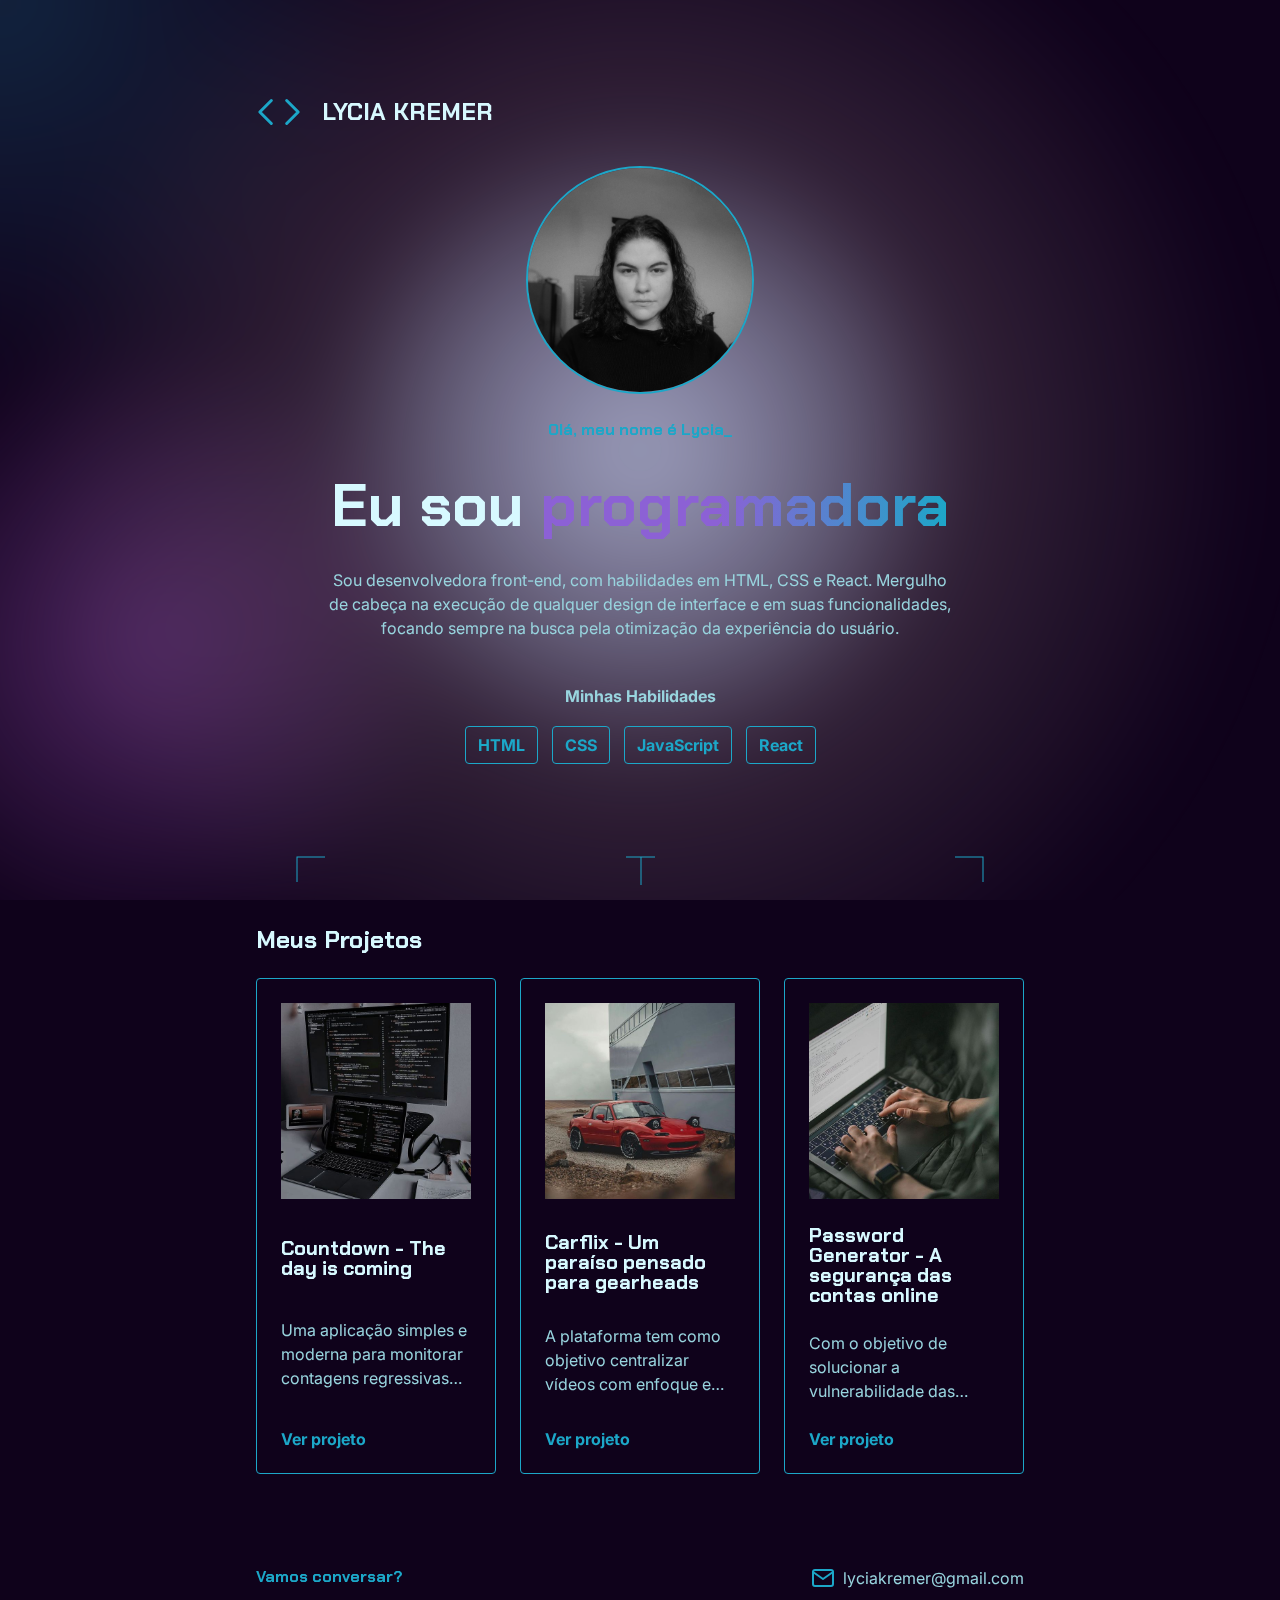
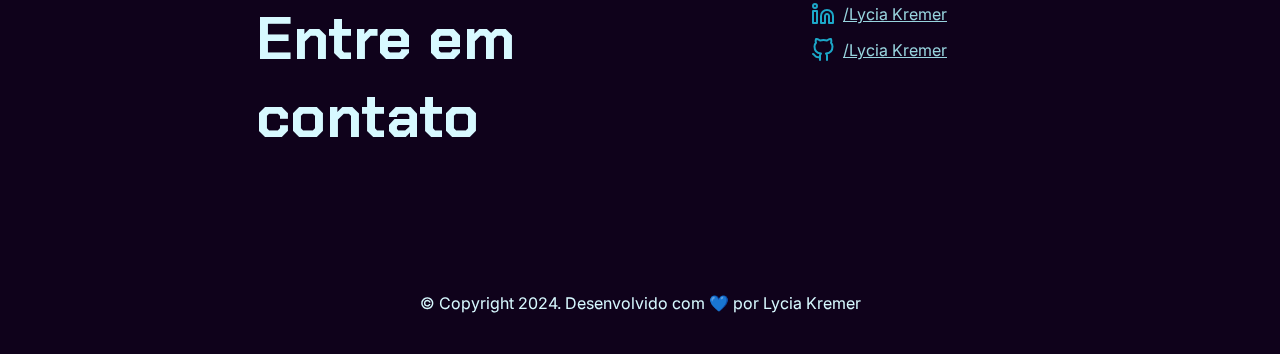
<file: src/index.html>
<!DOCTYPE html>
<html lang="pt-BR">
<head>
  <meta charset="UTF-8">
  <meta name="viewport" content="width=device-width, initial-scale=1.0">
  <title>Lycia Kremer</title>
  <link rel="preconnect" href="https://fonts.googleapis.com">
  <link rel="preconnect" href="https://fonts.gstatic.com" crossorigin>
  <link href="https://fonts.googleapis.com/css2?family=Chakra+Petch:ital,wght@0,300;0,400;0,500;0,600;0,700;1,300;1,400;1,500;1,600;1,700&display=swap" rel="stylesheet">
  <link href="https://fonts.googleapis.com/css2?family=Inter:ital,opsz,wght@0,14..32,100..900;1,14..32,100..900&display=swap" rel="stylesheet">
  <link rel="stylesheet" href="css/style.css">
  <link rel="icon" href="images/favicon.ico">
  <script src="js/script.js"></script>
</head>
<body>
  <section class="logo">
    <img src="images/code.svg" alt="Logo">
    <p>Lycia Kremer</p>
  </section>
  <section class="about">
    <img class="profile-pic" src="images/profile.png" alt="Sua Foto">
    <p class="hello">Olá, meu nome é Lycia_</p>
    <h1>Eu sou <span>programadora</span></h1>
    <p class="description">Sou desenvolvedora front-end, com habilidades em HTML, CSS e React. Mergulho de cabeça na execução de qualquer design de interface e em suas funcionalidades, focando sempre na busca pela otimização da experiência do usuário.</p>
  </section>
  <section class="skills">
    <h2>Minhas Habilidades</h2>
    <div class="row-skills">
      <span class="badge-outline">HTML</span>
      <span class="badge-outline">CSS</span>
      <span class="badge-outline">JavaScript</span>
      <span class="badge-outline">React</span>
    </div>
    <img src="images/frame.png" alt="Divisória">
  </section>
  <section class="projects">
    <h2>Meus Projetos</h2>
    <div class="row-projects">
      <a class="project" href="countdown.html">
        <img src="images/project1.png" alt="Projeto 1">
        <h3>Countdown - The day is coming</h3>
        <p>Uma aplicação simples e moderna para monitorar contagens regressivas de eventos ou metas importantes. Desenvolvida utilizando HTML, Sass e JavaScript, apresenta um design minimalista onde o usuário pode facilmente alternar entre as abas de metas, e visualizar em tempo real o tempo restante até o evento. A interface é responsiva e ajusta-se bem a diferentes tamanhos de tela, proporcionando uma experiência de usuário funcional e simplificada.</p>
        <span>Ver projeto</span>
      </a>
      <a class="project" href="carflix.html">
        <img src="images/project2.png" alt="Projeto 2">
        <h3>Carflix - Um paraíso pensado para gearheads</h3>
        <p>A plataforma tem como objetivo centralizar vídeos com enfoque em carros, oferecendo uma experiência de navegação fluida e intuitiva. O design entrega um conceito certeiro destacando o conteúdo. A sua coletânea de vídeos organizados e categorizados, permite que os usuários explorem conteúdos variados. O layout responsivo garante responsividade em qualquer dispositivo, tornando o Carflix uma excelente escolha para entusiastas de automóveis que buscam uma plataforma dedicada.</p>
        <span>Ver projeto</span>
      </a>
      <a class="project" href="pass-generator.html">
        <img src="images/project3.png" alt="Projeto 3">
        <h3>Password Generator - A segurança das contas online</h3>
        <p>Com o objetivo de solucionar a vulnerabilidade das senhas pessoais básicas, essa ferramenta foi desenvolvida para auxiliar os usuários na criação de suas senhas. Com uma interface limpa e funcional, permite que os usuários ajustem o comprimento da senha e escolham entre incluir letras maiúsculas, minúsculas, números e caracteres especiais. O site também oferece um indicador de força da senha e botões para gerar novas senhas ou copiar a atual, garantindo uma experiência simples e eficiente para a criação de senhas seguras em qualquer dispositivo.</p>
        <span>Ver projeto</span>
      </a>
    </div>
  </section>
  <section class="contact">
    <div class="titles">
      <p>Vamos conversar?</p>
      <div class="title">
        Entre em contato
      </div>
    </div>
    <div class="nav">
      <div class="option pop" onclick="copyEmail()">
        <div class="popover">Clique para copiar</div>
        <img src="images/mail.svg" alt="Ícone de email">
        <span>lyciakremer@gmail.com</span>
      </div>
      <a class="option" href="https://www.linkedin.com/in/lycia-kremer-02670b176/" href="https://www.google.com" target="_blank" rel="noopener noreferrer">
        <img src="images/linkedin.svg" alt="Ícone linkedin">
        <span>/Lycia Kremer</span>
      </a>
      <a class="option" href="https://github.com/LyciaKremer" href="https://www.google.com" target="_blank" rel="noopener noreferrer">
        <img src="images/github.svg" alt="Ícone github">
        <span class="underline">/Lycia Kremer</span>
      </a>
    </div>
  </section>
  <span class="copyright">© Copyright 2024. Desenvolvido com 💙 por Lycia Kremer</span>
  <div class="gradient-bg">
    <div class="gradients-container">
      <div class="g1"></div>
      <div class="g2"></div>
      <div class="g3"></div>
      <div class="g4"></div>
      <div class="g5"></div>
      <div class="interactive"></div>
    </div>
  </div>
  <script src="js/script.js"></script>
</body>
</html>
</file>
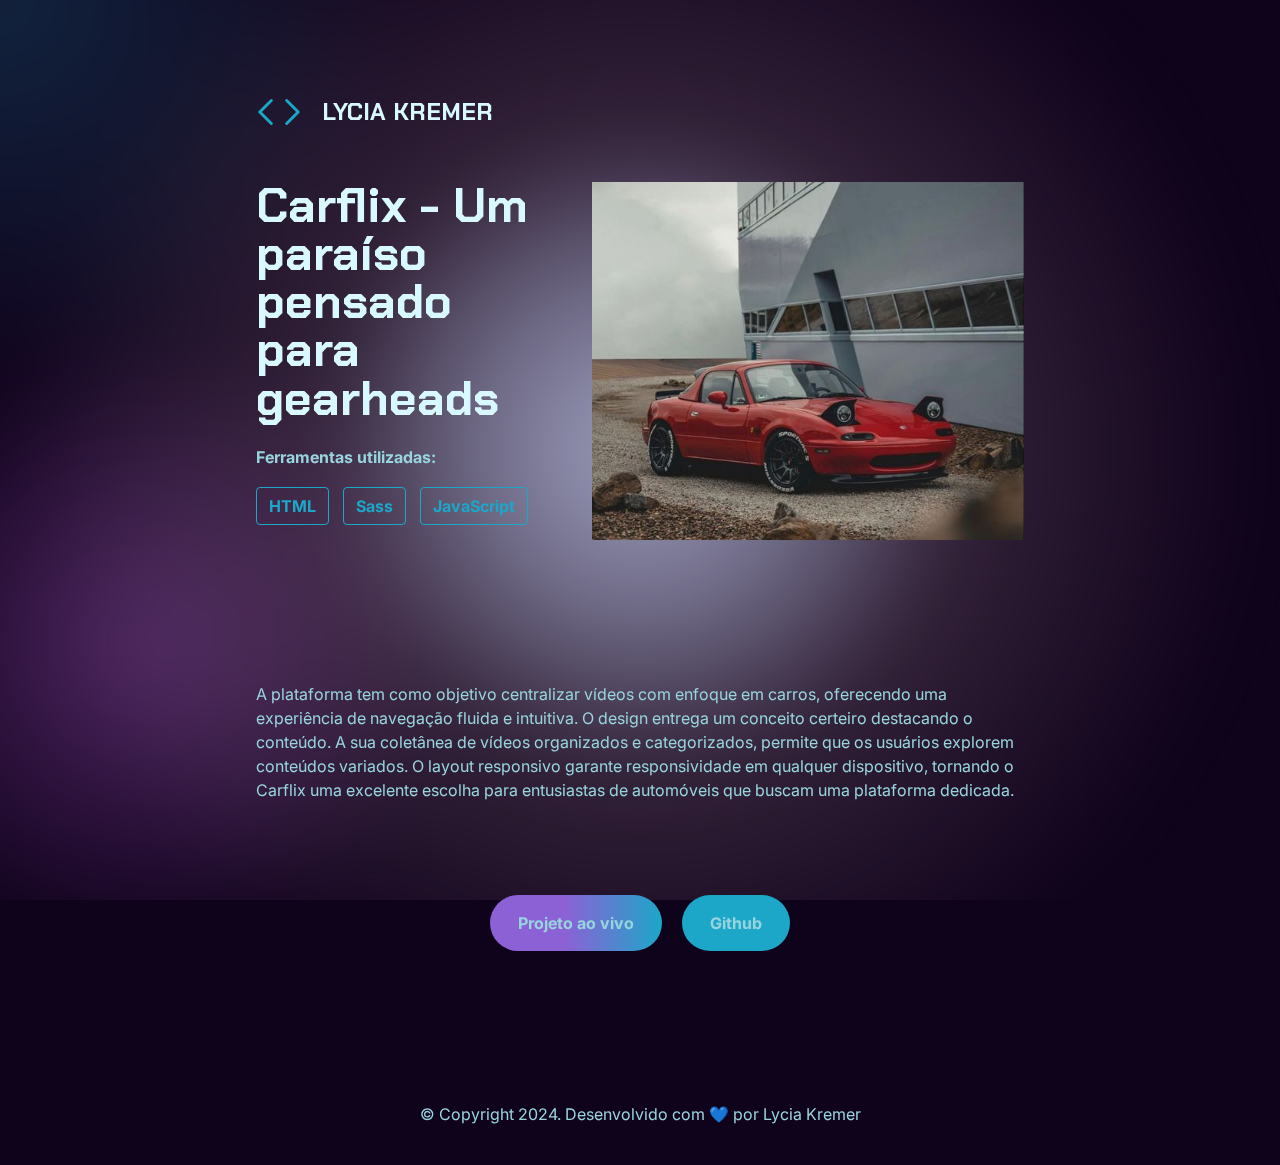
<file: src/carflix.html>
<!DOCTYPE html>
<html lang="pt-BR">
<head>
  <meta charset="UTF-8">
  <meta name="viewport" content="width=device-width, initial-scale=1.0">
  <title>Carflix</title>
  <link rel="preconnect" href="https://fonts.googleapis.com">
  <link rel="preconnect" href="https://fonts.gstatic.com" crossorigin>
  <link href="https://fonts.googleapis.com/css2?family=Chakra+Petch:ital,wght@0,300;0,400;0,500;0,600;0,700;1,300;1,400;1,500;1,600;1,700&display=swap" rel="stylesheet">
  <link href="https://fonts.googleapis.com/css2?family=Inter:ital,opsz,wght@0,14..32,100..900;1,14..32,100..900&display=swap" rel="stylesheet">
  <link rel="stylesheet" href="css/projects.css">
  <link rel="icon" href="images/favicon.ico">
  <script src="js/script.js"></script>
</head>
<body>
  <section class="logo">
    <a href="index.html" class="logo">
      <img src="images/code.svg" alt="Logo">
      <p>Lycia Kremer</p>
    </a>
  </section>
  <section class="header-project">
    <div class="top-infos">
      <h1>Carflix - Um paraíso pensado para gearheads</h1>
      <section class="skills">
        <h2>Ferramentas utilizadas: </h2>
        <div class="row-skills">
          <span class="badge-outline">HTML</span>
          <span class="badge-outline">Sass</span>
          <span class="badge-outline">JavaScript</span>
        </div>
      </section>
    </div>
    <img src="images/project2.png" alt="">
  </section>
  <section class="description">
    <p>A plataforma tem como objetivo centralizar vídeos com enfoque em carros, oferecendo uma experiência de navegação fluida e intuitiva. O design entrega um conceito certeiro destacando o conteúdo. A sua coletânea de vídeos organizados e categorizados, permite que os usuários explorem conteúdos variados. O layout responsivo garante responsividade em qualquer dispositivo, tornando o Carflix uma excelente escolha para entusiastas de automóveis que buscam uma plataforma dedicada.</p>
    <div class="links">
      <a class="gradient-link" href="https://carflix-alura.vercel.app/" target="_blank" rel="noopener noreferrer">Projeto ao vivo</a>
      <a class="blue-link" href="https://github.com/LyciaKremer/Aluraflix" target="_blank" rel="noopener noreferrer">Github</a>
    </div>
  </section>
  </div>
  <span class="copyright">© Copyright 2024. Desenvolvido com 💙 por Lycia Kremer</span>
  <div class="gradient-bg">
    <div class="gradients-container">
      <div class="g1"></div>
      <div class="g2"></div>
      <div class="g3"></div>
      <div class="g4"></div>
      <div class="g5"></div>
      <div class="interactive"></div>
    </div>
  </div>
  <script src="js/script.js"></script>
</body>
</html>
</file>
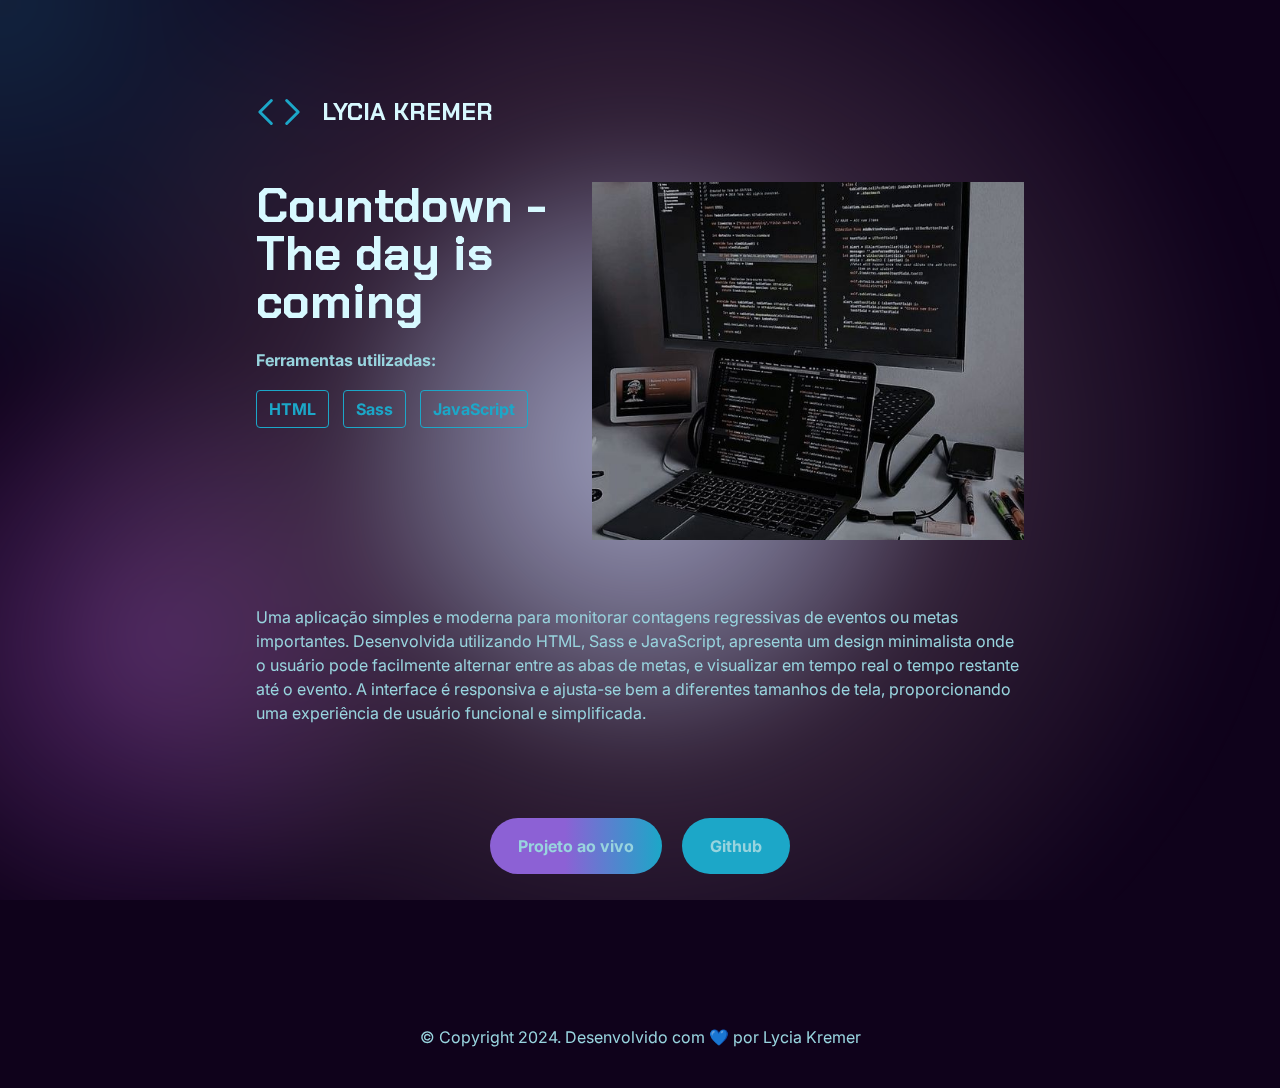
<file: src/countdown.html>
<!DOCTYPE html>
<html lang="pt-BR">
<head>
  <meta charset="UTF-8">
  <meta name="viewport" content="width=device-width, initial-scale=1.0">
  <title>Countdown</title>
  <link rel="preconnect" href="https://fonts.googleapis.com">
  <link rel="preconnect" href="https://fonts.gstatic.com" crossorigin>
  <link href="https://fonts.googleapis.com/css2?family=Chakra+Petch:ital,wght@0,300;0,400;0,500;0,600;0,700;1,300;1,400;1,500;1,600;1,700&display=swap" rel="stylesheet">
  <link href="https://fonts.googleapis.com/css2?family=Inter:ital,opsz,wght@0,14..32,100..900;1,14..32,100..900&display=swap" rel="stylesheet">
  <link rel="stylesheet" href="css/projects.css">
  <link rel="icon" href="images/favicon.ico">
  <script src="js/script.js"></script>
</head>
<body>
  <section class="logo">
    <a href="index.html" class="logo">
      <img src="images/code.svg" alt="Logo">
      <p>Lycia Kremer</p>
    </a>
  </section>
  <section class="header-project">
    <div class="top-infos">
      <h1>Countdown - The day is coming</h1>
      <section class="skills">
        <h2>Ferramentas utilizadas: </h2>
        <div class="row-skills">
          <span class="badge-outline">HTML</span>
          <span class="badge-outline">Sass</span>
          <span class="badge-outline">JavaScript</span>
        </div>
      </section>
    </div>
    <img src="images/project1.png" alt="">
  </section>
  <section class="description">
    <p>Uma aplicação simples e moderna para monitorar contagens regressivas de eventos ou metas importantes. Desenvolvida utilizando HTML, Sass e JavaScript, apresenta um design minimalista onde o usuário pode facilmente alternar entre as abas de metas, e visualizar em tempo real o tempo restante até o evento. A interface é responsiva e ajusta-se bem a diferentes tamanhos de tela, proporcionando uma experiência de usuário funcional e simplificada.</p>
    <div class="links">
      <a class="gradient-link" href="https://countdown-alura.vercel.app/" target="_blank" rel="noopener noreferrer">Projeto ao vivo</a>
      <a class="blue-link" href="https://github.com/LyciaKremer/Countdown"  target="_blank" rel="noopener noreferrer">Github</a>
    </div>
  </section>
  </div>
  <span class="copyright">© Copyright 2024. Desenvolvido com 💙 por Lycia Kremer</span>
  <div class="gradient-bg">
    <div class="gradients-container">
      <div class="g1"></div>
      <div class="g2"></div>
      <div class="g3"></div>
      <div class="g4"></div>
      <div class="g5"></div>
      <div class="interactive"></div>
    </div>
  </div>
  <script src="js/script.js"></script>
</body>
</html>
</file>
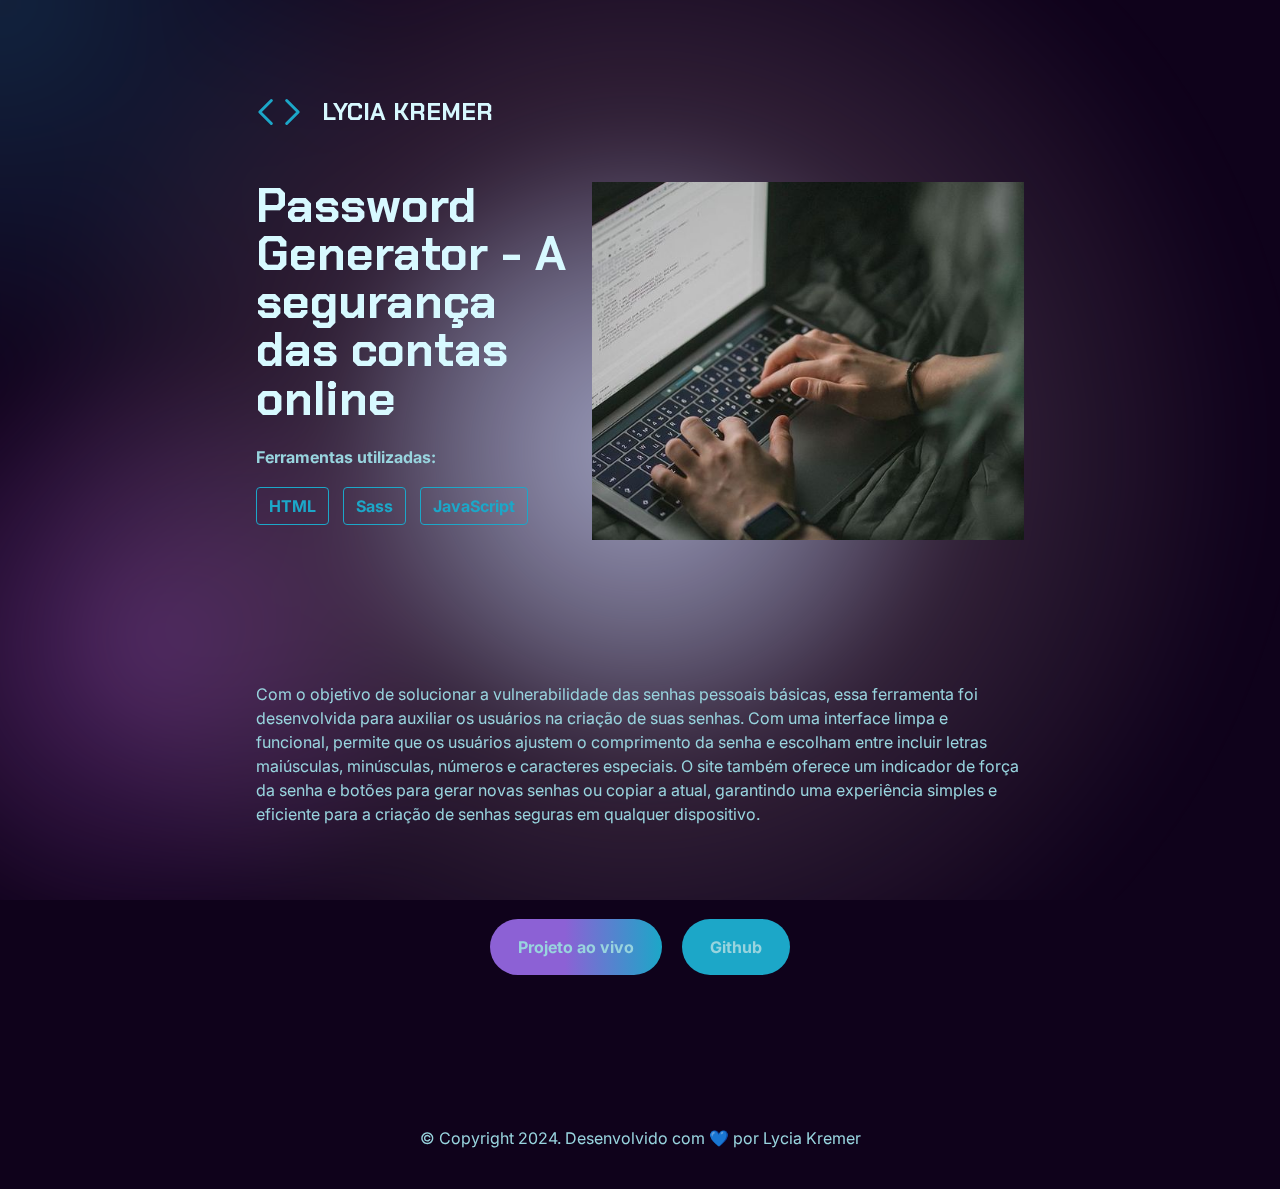
<file: src/pass-generator.html>
<!DOCTYPE html>
<html lang="pt-BR">
<head>
  <meta charset="UTF-8">
  <meta name="viewport" content="width=device-width, initial-scale=1.0">
  <title>Gerador de Senhas</title>
  <link rel="preconnect" href="https://fonts.googleapis.com">
  <link rel="preconnect" href="https://fonts.gstatic.com" crossorigin>
  <link href="https://fonts.googleapis.com/css2?family=Chakra+Petch:ital,wght@0,300;0,400;0,500;0,600;0,700;1,300;1,400;1,500;1,600;1,700&display=swap" rel="stylesheet">
  <link href="https://fonts.googleapis.com/css2?family=Inter:ital,opsz,wght@0,14..32,100..900;1,14..32,100..900&display=swap" rel="stylesheet">
  <link rel="stylesheet" href="css/projects.css">
  <link rel="icon" href="images/favicon.ico">
  <script src="js/script.js"></script>
</head>
<body>
  <section class="logo">
    <a href="index.html" class="logo">
      <img src="images/code.svg" alt="Logo">
      <p>Lycia Kremer</p>
    </a>
  </section>
  <section class="header-project">
    <div class="top-infos">
      <h1>Password Generator - A segurança das contas online</h1>
      <section class="skills">
        <h2>Ferramentas utilizadas: </h2>
        <div class="row-skills">
          <span class="badge-outline">HTML</span>
          <span class="badge-outline">Sass</span>
          <span class="badge-outline">JavaScript</span>
        </div>
      </section>
    </div>
    <img src="images/project3.png" alt="">
  </section>
  <section class="description">
    <p>Com o objetivo de solucionar a vulnerabilidade das senhas pessoais básicas, essa ferramenta foi desenvolvida para auxiliar os usuários na criação de suas senhas. Com uma interface limpa e funcional, permite que os usuários ajustem o comprimento da senha e escolham entre incluir letras maiúsculas, minúsculas, números e caracteres especiais. O site também oferece um indicador de força da senha e botões para gerar novas senhas ou copiar a atual, garantindo uma experiência simples e eficiente para a criação de senhas seguras em qualquer dispositivo.</p>
    <div class="links">
      <a class="gradient-link" href="https://password-generator-alura.vercel.app/" target="_blank" rel="noopener noreferrer">Projeto ao vivo</a>
      <a class="blue-link" href="https://github.com/LyciaKremer/password-generator" target="_blank" rel="noopener noreferrer">Github</a>
    </div>
  </section>
  </div>
  <span class="copyright">© Copyright 2024. Desenvolvido com 💙 por Lycia Kremer</span>
  <div class="gradient-bg">
    <div class="gradients-container">
      <div class="g1"></div>
      <div class="g2"></div>
      <div class="g3"></div>
      <div class="g4"></div>
      <div class="g5"></div>
      <div class="interactive"></div>
    </div>
  </div>
  <script src="js/script.js"></script>
</body>
</html>
</file>
<file: src/css/style.css>
@import url("https://fonts.googleapis.com/css2?family=Chakra+Petch:ital,wght@0,3000,4000,5000,6000,7001,3001,4001,5001,6001,700&display=swap");
@import url("https://fonts.googleapis.com/css2?family=Inter:ital,opsz,wght@0,14..32,100..9001,14..32,100..900&display=swap");
body {
  font-family: "Inter", sans-serif;
  display: flex;
  flex-direction: column;
  align-items: center;
  padding: 4.5rem 20% 41px 20%;
  margin: 0;
}
@media (max-width: 600px) {
  body {
    padding: 1% 5% 31px 5%;
  }
}

section {
  position: relative;
  z-index: 9;
  max-width: 1090px;
  width: 100%;
}

body[data-theme=light] {
  background-color: #FFFFFF;
  color: #6E859F;
}
body[data-theme=light] .logo p, body[data-theme=light] .about h1, body[data-theme=light] .projects h2, body[data-theme=light] .projects .project h3, body[data-theme=light] .contact .title, body[data-theme=light] .projects .project p, body[data-theme=light] .copyright {
  color: #284260;
}
body[data-theme=light] .popover {
  background-color: #FFFFFF;
}
body[data-theme=light] .about .hello .description, body[data-theme=light] .skills h2, body[data-theme=light] .contact .option span, body[data-theme=light] .projects .project p {
  color: #6E859F;
}
body[data-theme=light] .contact a {
  text-decoration-color: #6E859F;
}
body[data-theme=light] .projects .project, body[data-theme=light] .gradient-bg {
  background-color: #FFFFFF;
}

body[data-theme=dark] {
  background-color: #0F021B;
  color: #98D4DE;
}
body[data-theme=dark] .logo p, body[data-theme=dark] .about h1, body[data-theme=dark] .projects h2, body[data-theme=dark] .projects .project h3, body[data-theme=dark] .contact .title, body[data-theme=dark] .projects .project p, body[data-theme=dark] .copyright {
  color: #D7F9FF;
}
body[data-theme=dark] .popover {
  background-color: #0F021B;
}
body[data-theme=dark] .about .hello .description, body[data-theme=dark] .skills h2, body[data-theme=dark] .contact .option span, body[data-theme=dark] .projects .project p {
  color: #98D4DE;
}
body[data-theme=dark] .contact a {
  text-decoration-color: #98D4DE;
}
body[data-theme=dark] .projects .project, body[data-theme=dark] .gradient-bg {
  background-color: #0F021B;
}

.badge-outline {
  border: 1px solid #1CA7C8;
  color: #1CA7C8;
  padding: 8px 12px;
  border-radius: 4px;
  font-family: Inter;
  font-size: 16px;
  font-weight: 700;
}

.logo {
  display: flex;
  align-items: center;
  margin-bottom: 2%;
  gap: 20px;
}
.logo img {
  width: 46px;
  height: 46px;
}
.logo p {
  font-family: Chakra Petch;
  font-size: 24px;
  font-weight: 700;
  text-transform: uppercase;
}

.profile-pic {
  width: 224px;
  height: 224px;
  gap: 0px;
  border: 2px solid #1CA7C8;
  border-radius: 50%;
}
@media (max-width: 600px) {
  .profile-pic {
    width: 198px;
    height: 198px;
  }
}

.about {
  display: flex;
  align-items: center;
  flex-direction: column;
  gap: 24px;
}
.about .hello {
  font-family: Chakra Petch;
  font-size: 16px;
  font-weight: 700;
  line-height: 24px;
  text-align: center;
  color: #1CA7C8;
  margin: 0;
}
.about h1 {
  font-family: Chakra Petch;
  font-size: 60px;
  font-weight: 700;
  text-align: center;
  margin: 0;
}
@media (max-width: 600px) {
  .about h1 {
    font-size: 40px;
  }
}
.about h1 span {
  background-image: linear-gradient(90deg, #8C61D5 43.48%, #1CA7C8 100%);
  color: transparent;
  background-clip: text;
}
.about .description {
  max-width: 630px;
  font-size: 16px;
  font-weight: 400;
  line-height: 24px;
  text-align: center;
  margin: 0 0 6% 0;
}
@media (max-width: 600px) {
  .about .description {
    width: 100%;
  }
}

.skills {
  display: flex;
  align-items: center;
  flex-direction: column;
  margin-bottom: 5%;
}
.skills h2 {
  font-size: 16px;
  font-weight: 700;
  text-align: center;
  margin: 0 0 20px 0;
}
.skills .row-skills {
  display: flex;
  gap: 14px;
  margin-bottom: 92px;
}
@media (max-width: 1000px) {
  .skills img {
    width: 100%;
  }
}

.projects {
  display: flex;
  flex-direction: column;
  margin-bottom: 12%;
}
.projects h2 {
  font-family: Chakra Petch;
  font-size: 24px;
  font-weight: 700;
  text-align: left;
  margin: 0 0 3%;
}
.projects .row-projects {
  display: flex;
  gap: 24px;
}
@media (max-width: 1000px) {
  .projects .row-projects {
    flex-direction: column;
  }
}
.projects .project {
  display: flex;
  flex-direction: column;
  gap: 26px;
  border: 1px solid #1CA7C8;
  padding: 24px;
  border-radius: 4px;
  text-decoration: none;
  justify-content: space-between;
}
.projects .project:hover {
  box-shadow: 0px 4px 44px 0px rgba(28, 167, 200, 0.3019607843);
}
.projects .project img {
  width: 100%;
  max-width: 333px;
  height: 196px;
  object-fit: cover;
}
@media (max-width: 1000px) {
  .projects .project img {
    max-width: 100%;
  }
}
.projects .project h3 {
  margin: 0;
  font-family: Chakra Petch;
  font-size: 20px;
  font-weight: 700;
  line-height: 20px;
  max-width: 308px;
}
@media (max-width: 1000px) {
  .projects .project h3 {
    max-width: 100%;
  }
}
.projects .project p {
  display: -webkit-box;
  -webkit-line-clamp: 3;
  -webkit-box-orient: vertical;
  overflow: hidden;
  font-size: 16px;
  font-weight: 400;
  line-height: 24px;
  margin: 0;
  max-width: 333px;
}
@media (max-width: 1000px) {
  .projects .project p {
    max-width: 100%;
  }
}
.projects .project span {
  font-family: Inter;
  font-size: 16px;
  font-weight: 700;
  color: #1CA7C8;
}

.contact {
  display: flex;
  position: relative;
  z-index: 5;
  gap: 290px;
  margin-bottom: 18%;
}
@media (max-width: 1000px) {
  .contact {
    flex-direction: column;
    margin-bottom: 40%;
    gap: 50px;
  }
}
.contact .titles {
  display: flex;
  flex-direction: column;
  gap: 12px;
}
.contact p {
  margin: 0;
  font-family: Chakra Petch;
  font-size: 16px;
  font-weight: 700;
  color: #1CA7C8;
}
.contact .title {
  font-family: Chakra Petch;
  font-size: 60px;
  font-weight: 700;
  width: 100%;
}
@media (max-width: 1000px) {
  .contact .title {
    font-size: 50px;
  }
}
.contact .nav {
  display: flex;
  flex-direction: column;
  gap: 12px;
}
.contact .option {
  display: flex;
  align-items: center;
  gap: 8px;
}
.contact .option img {
  width: 24px;
  height: 24px;
}
.contact .option span {
  font-family: Inter;
  font-size: 16px;
}
.contact .option.pop {
  position: relative;
  z-index: 1;
}
.contact .option.pop:hover {
  cursor: pointer;
}
.contact .option.pop:hover .popover {
  display: flex;
  z-index: 2;
  -webkit-animation: slide-top 0.5s cubic-bezier(0.25, 0.46, 0.45, 0.94) both;
  animation: slide-top 0.5s cubic-bezier(0.25, 0.46, 0.45, 0.94) both;
}
.contact a {
  text-decoration: underline;
}

.copyright {
  font-family: Inter;
  font-size: 16px;
  text-align: center;
}

.popover {
  position: absolute;
  display: none;
  margin: -55px 0 0 30px;
  font-family: Chakra Petch;
  font-weight: 700;
  font-size: 12px;
  border: 1px solid #1CA7C8;
  border-radius: 4px;
  padding: 5px 10px;
  color: #1CA7C8;
}

@-webkit-keyframes slide-top {
  0% {
    -webkit-transform: translateY(0);
    transform: translateY(0);
  }
  100% {
    -webkit-transform: translateY(-15px);
    transform: translateY(-15px);
  }
}
@keyframes slide-top {
  0% {
    -webkit-transform: translateY(0);
    transform: translateY(0);
  }
  100% {
    -webkit-transform: translateY(-15px);
    -webkit-transform-transform: translateY(-15px);
  }
}
:root {
  --color1: 192, 188, 255;
  --color2: 108, 221, 255;
  --color3: 220, 115, 255;
  --color4: 222, 181, 255;
  --color5: 255, 217, 221;
  --color-interactive: 28, 167, 200;
  --circle-size: 80%;
  --blending: hard-light;
}

@keyframes moveInCircle {
  0% {
    transform: rotate(0deg);
  }
  50% {
    transform: rotate(180deg);
  }
  100% {
    transform: rotate(360deg);
  }
}
@keyframes moveVertical {
  0% {
    transform: translateY(-50%);
  }
  50% {
    transform: translateY(50%);
  }
  100% {
    transform: translateY(-50%);
  }
}
@keyframes moveHorizontal {
  0% {
    transform: translateX(-50%) translateY(-10%);
  }
  50% {
    transform: translateX(50%) translateY(10%);
  }
  100% {
    transform: translateX(-50%) translateY(-10%);
  }
}
.gradient-bg {
  width: 100vw;
  height: 100vh;
  position: fixed;
  z-index: -1;
  overflow: hidden;
  top: 0;
  left: 0;
}
.gradient-bg svg {
  display: none;
}
.gradient-bg .gradients-container {
  filter: url(#goo) blur(40px);
  width: 100%;
  height: 100%;
}
.gradient-bg .g1 {
  position: absolute;
  background: radial-gradient(circle at center, rgba(var(--color1), 0.3) 0, rgba(var(--color1), 0) 50%) no-repeat;
  mix-blend-mode: var(--blending);
  width: var(--circle-size);
  height: var(--circle-size);
  top: calc(50% - var(--circle-size) / 2);
  left: calc(50% - var(--circle-size) / 2);
  transform-origin: center center;
  animation: moveVertical 30s ease infinite;
  opacity: 1;
}
.gradient-bg .g2 {
  position: absolute;
  background: radial-gradient(circle at center, rgba(var(--color2), 0.3) 0, rgba(var(--color2), 0) 50%) no-repeat;
  mix-blend-mode: var(--blending);
  width: var(--circle-size);
  height: var(--circle-size);
  top: calc(50% - var(--circle-size) / 2);
  left: calc(50% - var(--circle-size) / 2);
  transform-origin: calc(50% - 400px);
  animation: moveInCircle 20s reverse infinite;
  opacity: 1;
}
.gradient-bg .g3 {
  position: absolute;
  background: radial-gradient(circle at center, rgba(var(--color3), 0.3) 0, rgba(var(--color3), 0) 50%) no-repeat;
  mix-blend-mode: var(--blending);
  width: var(--circle-size);
  height: var(--circle-size);
  top: calc(50% - var(--circle-size) / 2 + 200px);
  left: calc(50% - var(--circle-size) / 2 - 500px);
  transform-origin: calc(50% + 400px);
  animation: moveInCircle 40s linear infinite;
  opacity: 1;
}
.gradient-bg .g4 {
  position: absolute;
  background: radial-gradient(circle at center, rgba(var(--color4), 0.3) 0, rgba(var(--color4), 0) 50%) no-repeat;
  mix-blend-mode: var(--blending);
  width: var(--circle-size);
  height: var(--circle-size);
  top: calc(50% - var(--circle-size) / 2);
  left: calc(50% - var(--circle-size) / 2);
  transform-origin: calc(50% - 200px);
  animation: moveHorizontal 40s ease infinite;
  opacity: 0.7;
}
.gradient-bg .g5 {
  position: absolute;
  background: radial-gradient(circle at center, rgba(var(--color5), 0.3) 0, rgba(var(--color5), 0) 50%) no-repeat;
  mix-blend-mode: var(--blending);
  width: calc(var(--circle-size) * 2);
  height: calc(var(--circle-size) * 2);
  top: calc(50% - var(--circle-size));
  left: calc(50% - var(--circle-size));
  transform-origin: calc(50% - 800px) calc(50% + 200px);
  animation: moveInCircle 20s ease infinite;
  opacity: 1;
}
.gradient-bg .interactive {
  position: absolute;
  background: radial-gradient(circle at center, rgba(var(--color-interactive), 0.3) 0, rgba(var(--color-interactive), 0) 50%) no-repeat;
  mix-blend-mode: var(--blending);
  width: 100%;
  height: 100%;
  top: -50%;
  left: -50%;
  opacity: 0.7;
}

/*# sourceMappingURL=style.css.map */
</file>
<file: src/css/projects.css>
@import url("https://fonts.googleapis.com/css2?family=Chakra+Petch:ital,wght@0,3000,4000,5000,6000,7001,3001,4001,5001,6001,700&display=swap");
@import url("https://fonts.googleapis.com/css2?family=Inter:ital,opsz,wght@0,14..32,100..9001,14..32,100..900&display=swap");
body {
  font-family: "Inter", sans-serif;
  display: flex;
  flex-direction: column;
  align-items: center;
  padding: 4.5rem 20% 41px 20%;
  margin: 0;
}
@media (max-width: 600px) {
  body {
    padding: 1% 5% 31px 5%;
  }
}

body[data-theme=light] {
  background-color: #FFFFFF;
  color: #6E859F;
}
body[data-theme=light] .logo p, body[data-theme=light] .top-infos h1 {
  color: #284260;
}
body[data-theme=light] .skills h2, body[data-theme=light] .copyright {
  color: #6E859F;
}
body[data-theme=light] .links a {
  color: #FFFFFF;
}
body[data-theme=light] .gradient-bg {
  background-color: #FFFFFF;
}

body[data-theme=dark] {
  background-color: #0F021B;
  color: #98D4DE;
}
body[data-theme=dark] .logo p, body[data-theme=dark] .top-infos h1 {
  color: #D7F9FF;
}
body[data-theme=dark] .skills h2, body[data-theme=dark] .copyright, body[data-theme=dark] .links a {
  color: #98D4DE;
}
body[data-theme=dark] .gradient-bg {
  background-color: #0F021B;
}

section {
  position: relative;
  z-index: 9;
  max-width: 1090px;
  width: 100%;
}

.logo {
  position: relative;
  z-index: 1;
  display: flex;
  align-items: center;
  margin-bottom: 2%;
  text-decoration: none;
  cursor: pointer;
  gap: 20px;
}
.logo img {
  width: 46px;
  height: 46px;
}
.logo p {
  font-family: Chakra Petch;
  font-size: 24px;
  font-weight: 700;
  text-transform: uppercase;
}

.top-infos {
  display: flex;
  flex-direction: column;
}
.top-infos h1 {
  font-family: Chakra Petch;
  font-size: 48px;
  font-weight: 700;
  line-height: 48.24px;
  max-width: 556px;
  margin: 0 0 24px 0;
}

.badge-outline {
  border: 1px solid #1CA7C8;
  color: #1CA7C8;
  padding: 8px 12px;
  border-radius: 4px;
  font-family: Inter;
  font-size: 16px;
  font-weight: 700;
}

.skills {
  display: flex;
  flex-direction: column;
}
.skills h2 {
  font-size: 16px;
  font-weight: 700;
  margin: 0 0 20px 0;
}
.skills .row-skills {
  display: flex;
  gap: 14px;
  margin-bottom: 92px;
}
@media (max-width: 600px) {
  .skills .row-skills {
    margin-bottom: 30px;
  }
}
@media (max-width: 1000px) {
  .skills img {
    width: 100%;
  }
}

.description {
  display: flex;
  flex-direction: column;
  font-family: Inter;
  font-size: 16px;
  font-weight: 400;
  line-height: 24px;
  text-align: left;
}
.description p {
  margin: 0 0 93px 0;
}

.header-project {
  display: flex;
  gap: 24px;
  margin-bottom: 65px;
}
.header-project img {
  height: 358px;
  width: 100%;
  max-width: 608px;
  object-fit: cover;
}
@media (max-width: 1000px) {
  .header-project img {
    max-width: 100%;
  }
}
@media (max-width: 1000px) {
  .header-project {
    flex-direction: column-reverse;
    max-height: 50%;
  }
}

.links {
  display: flex;
  justify-content: center;
  gap: 20px;
  margin-bottom: 20%;
}
.links a {
  font-family: Inter;
  font-size: 16px;
  font-weight: 700;
  padding: 16px 28px;
  border-radius: 100px;
  border: 0;
  text-decoration: none;
}
.links a.gradient-link {
  background-image: linear-gradient(90deg, #8C61D5 43.48%, #1CA7C8 100%);
}
.links a.blue-link {
  background-color: #1CA7C8;
}

.copyright {
  font-family: Inter;
  font-size: 16px;
  text-align: center;
}

@-webkit-keyframes slide-top {
  0% {
    -webkit-transform: translateY(0);
    transform: translateY(0);
  }
  100% {
    -webkit-transform: translateY(-15px);
    transform: translateY(-15px);
  }
}
@keyframes slide-top {
  0% {
    -webkit-transform: translateY(0);
    transform: translateY(0);
  }
  100% {
    -webkit-transform: translateY(-15px);
    -webkit-transform-transform: translateY(-15px);
  }
}
:root {
  --color1: 192, 188, 255;
  --color2: 108, 221, 255;
  --color3: 220, 115, 255;
  --color4: 222, 181, 255;
  --color5: 255, 217, 221;
  --color-interactive: 28, 167, 200;
  --circle-size: 80%;
  --blending: hard-light;
}

@keyframes moveInCircle {
  0% {
    transform: rotate(0deg);
  }
  50% {
    transform: rotate(180deg);
  }
  100% {
    transform: rotate(360deg);
  }
}
@keyframes moveVertical {
  0% {
    transform: translateY(-50%);
  }
  50% {
    transform: translateY(50%);
  }
  100% {
    transform: translateY(-50%);
  }
}
@keyframes moveHorizontal {
  0% {
    transform: translateX(-50%) translateY(-10%);
  }
  50% {
    transform: translateX(50%) translateY(10%);
  }
  100% {
    transform: translateX(-50%) translateY(-10%);
  }
}
.gradient-bg {
  width: 100vw;
  height: 100vh;
  position: fixed;
  z-index: -1;
  overflow: hidden;
  top: 0;
  left: 0;
}
.gradient-bg svg {
  display: none;
}
.gradient-bg .gradients-container {
  filter: url(#goo) blur(40px);
  width: 100%;
  height: 100%;
}
.gradient-bg .g1 {
  position: absolute;
  background: radial-gradient(circle at center, rgba(var(--color1), 0.3) 0, rgba(var(--color1), 0) 50%) no-repeat;
  mix-blend-mode: var(--blending);
  width: var(--circle-size);
  height: var(--circle-size);
  top: calc(50% - var(--circle-size) / 2);
  left: calc(50% - var(--circle-size) / 2);
  transform-origin: center center;
  animation: moveVertical 30s ease infinite;
  opacity: 1;
}
.gradient-bg .g2 {
  position: absolute;
  background: radial-gradient(circle at center, rgba(var(--color2), 0.3) 0, rgba(var(--color2), 0) 50%) no-repeat;
  mix-blend-mode: var(--blending);
  width: var(--circle-size);
  height: var(--circle-size);
  top: calc(50% - var(--circle-size) / 2);
  left: calc(50% - var(--circle-size) / 2);
  transform-origin: calc(50% - 400px);
  animation: moveInCircle 20s reverse infinite;
  opacity: 1;
}
.gradient-bg .g3 {
  position: absolute;
  background: radial-gradient(circle at center, rgba(var(--color3), 0.3) 0, rgba(var(--color3), 0) 50%) no-repeat;
  mix-blend-mode: var(--blending);
  width: var(--circle-size);
  height: var(--circle-size);
  top: calc(50% - var(--circle-size) / 2 + 200px);
  left: calc(50% - var(--circle-size) / 2 - 500px);
  transform-origin: calc(50% + 400px);
  animation: moveInCircle 40s linear infinite;
  opacity: 1;
}
.gradient-bg .g4 {
  position: absolute;
  background: radial-gradient(circle at center, rgba(var(--color4), 0.3) 0, rgba(var(--color4), 0) 50%) no-repeat;
  mix-blend-mode: var(--blending);
  width: var(--circle-size);
  height: var(--circle-size);
  top: calc(50% - var(--circle-size) / 2);
  left: calc(50% - var(--circle-size) / 2);
  transform-origin: calc(50% - 200px);
  animation: moveHorizontal 40s ease infinite;
  opacity: 0.7;
}
.gradient-bg .g5 {
  position: absolute;
  background: radial-gradient(circle at center, rgba(var(--color5), 0.3) 0, rgba(var(--color5), 0) 50%) no-repeat;
  mix-blend-mode: var(--blending);
  width: calc(var(--circle-size) * 2);
  height: calc(var(--circle-size) * 2);
  top: calc(50% - var(--circle-size));
  left: calc(50% - var(--circle-size));
  transform-origin: calc(50% - 800px) calc(50% + 200px);
  animation: moveInCircle 20s ease infinite;
  opacity: 1;
}
.gradient-bg .interactive {
  position: absolute;
  background: radial-gradient(circle at center, rgba(var(--color-interactive), 0.3) 0, rgba(var(--color-interactive), 0) 50%) no-repeat;
  mix-blend-mode: var(--blending);
  width: 100%;
  height: 100%;
  top: -50%;
  left: -50%;
  opacity: 0.7;
}

/*# sourceMappingURL=projects.css.map */
</file>
